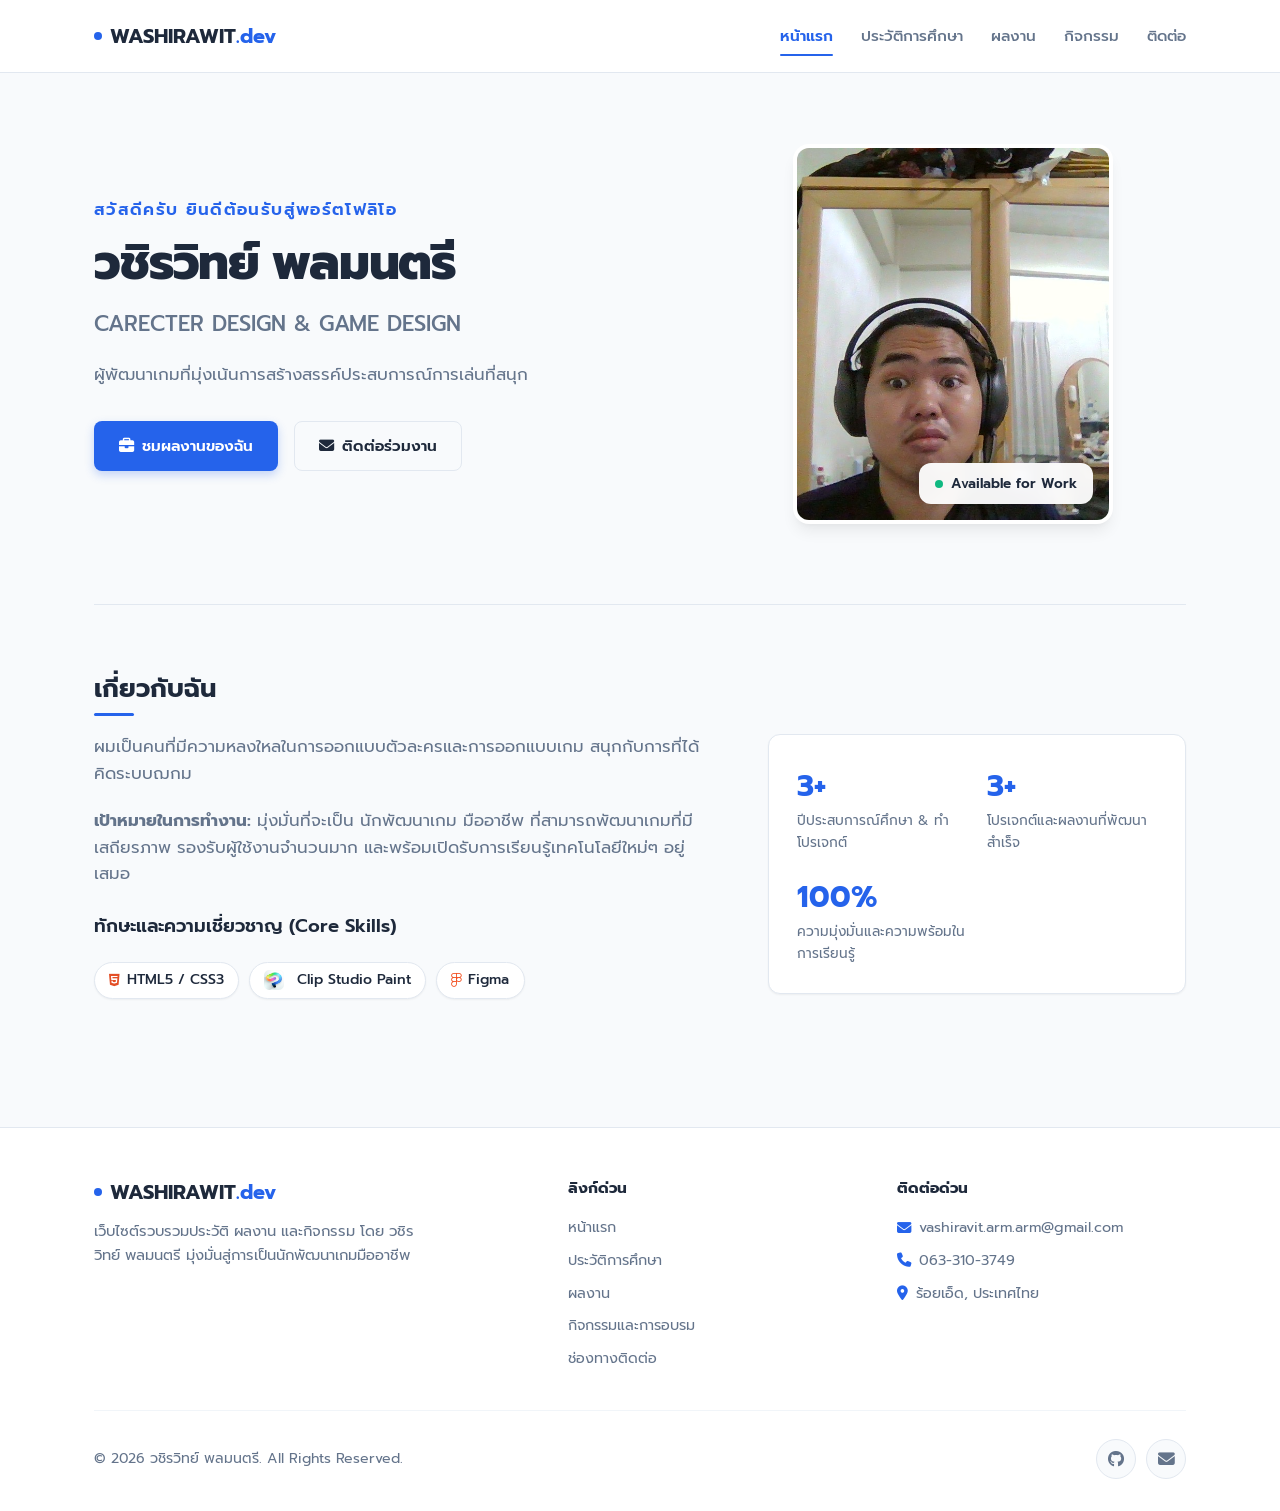
<file: index.html>
<!DOCTYPE html>
<html lang="th">

<head>
  <meta charset="UTF-8">
  <meta name="viewport" content="width=device-width, initial-scale=1.0">
  <title>หน้าแรก | Portfolio - วชิรวิทย์ พลมนตรี</title>
  <!-- Google Fonts: Prompt -->
  <link rel="preconnect" href="https://fonts.googleapis.com">
  <link rel="preconnect" href="https://fonts.gstatic.com" crossorigin>
  <link
    href="https://fonts.googleapis.com/css2?family=Prompt:ital,wght@0,300;0,400;0,500;0,600;0,700;1,400&display=swap"
    rel="stylesheet">
  <!-- Font Awesome Icons -->
  <link rel="stylesheet" href="https://cdnjs.cloudflare.com/ajax/libs/font-awesome/6.5.1/css/all.min.css">
  <!-- Main CSS -->
  <link rel="stylesheet" href="style.css">
</head>

<body>

  <!-- Site Navigation Header -->
  <header class="site-header">
    <div class="container navbar">
      <a href="index.html" class="logo">
        <span class="logo-dot"></span>
        <span>WASHIRAWIT<span style="color: var(--accent);">.dev</span></span>
      </a>

      <!-- Desktop & Mobile Navigation Links -->
      <nav class="nav-menu" id="navMenu">
        <a href="index.html" class="nav-link active">หน้าแรก</a>
        <a href="education.html" class="nav-link">ประวัติการศึกษา</a>
        <a href="portfolio.html" class="nav-link">ผลงาน</a>
        <a href="activity.html" class="nav-link">กิจกรรม</a>
        <a href="contact.html" class="nav-link">ติดต่อ</a>
      </nav>

      <!-- Mobile Hamburger Button -->
      <button class="mobile-toggle" id="mobileToggle" aria-label="เปิดเมนู">
        <i class="fa-solid fa-bars"></i>
      </button>
    </div>
  </header>

  <!-- Main Content -->
  <main class="main-content">
    <div class="container">

      <!-- Hero Section -->
      <section class="hero-section">
        <div class="hero-content">
          <p class="hero-subtitle">สวัสดีครับ ยินดีต้อนรับสู่พอร์ตโฟลิโอ</p>
          <h1 class="hero-title">วชิรวิทย์ พลมนตรี</h1>
          <p class="hero-role">CARECTER DESIGN & GAME DESIGN</p>
          <p class="hero-description">
            ผู้พัฒนาเกมที่มุ่งเน้นการสร้างสรรค์ประสบการณ์การเล่นที่สนุก
          </p>
          <div class="hero-cta">
            <a href="portfolio.html" class="btn btn-primary">
              <i class="fa-solid fa-briefcase"></i> ชมผลงานของฉัน
            </a>
            <a href="contact.html" class="btn btn-outline">
              <i class="fa-solid fa-envelope"></i> ติดต่อร่วมงาน
            </a>
          </div>
        </div>

        <div class="hero-image-wrap">
          <div class="hero-image-card">
            <img src="image/WIN_20260722_21_49_16_Pro.jpg" alt="รูปโปรไฟล์ วชิรวิทย์ พลมนตรี">
            <div class="hero-badge-float">
              <span class="status-dot"></span>
              <span>Available for Work</span>
            </div>
          </div>
        </div>
      </section>

      <!-- Bio / About Me Section -->
      <section class="about-section">
        <h2 class="section-title">เกี่ยวกับฉัน</h2>
        <div class="about-grid">
          <div class="about-text">
            <p>
              ผมเป็นคนที่มีความหลงใหลในการออกแบบตัวละครและการออกแบบเกม สนุกกับการที่ได้คิดระบบฌกม
            </p>
            <p>
              <strong>เป้าหมายในการทำงาน:</strong> มุ่งมั่นที่จะเป็น นักพัฒนาเกม มืออาชีพ
              ที่สามารถพัฒนาเกมที่มีเสถียรภาพ รองรับผู้ใช้งานจำนวนมาก และพร้อมเปิดรับการเรียนรู้เทคโนโลยีใหม่ๆ อยู่เสมอ
            </p>

            <h3 style="font-size: 1.15rem; font-weight: 600; color: var(--primary); margin-top: 1.5rem;">
              ทักษะและความเชี่ยวชาญ (Core Skills)</h3>
            <div class="skill-tags">
              <span class="skill-pill"><i class="fa-brands fa-html5" style="color: #e34f26;"></i> HTML5 / CSS3</span>
              <span class="skill-pill">
                <img src="image/2026_csp_logo_RGB_1200.png" alt="Clip Studio Paint"
                  style="width: 20px; height: 20px; vertical-align: middle; margin-right: 6px; object-fit: contain;">
                Clip Studio Paint
              </span>
              <span class="skill-pill"><i class="fa-brands fa-figma" style="color: #F24E1E;"></i> Figma</span>
            </div>
          </div>

          <!-- Quick Stats / Highlights -->
          <div class="quick-stats">
            <div class="stat-item">
              <h3>3+</h3>
              <p>ปีประสบการณ์ศึกษา & ทำโปรเจกต์</p>
            </div>
            <div class="stat-item">
              <h3>3+</h3>
              <p>โปรเจกต์และผลงานที่พัฒนาสำเร็จ</p>
            </div>
            <div class="stat-item">
              <h3>100%</h3>
              <p>ความมุ่งมั่นและความพร้อมในการเรียนรู้</p>
            </div>
          </div>
        </div>
      </section>

    </div>
  </main>

  <!-- Site Footer (Shared) -->
  <footer class="site-footer">
    <div class="container">
      <div class="footer-top">
        <div class="footer-brand">
          <a href="index.html" class="logo">
            <span class="logo-dot"></span>
            <span>WASHIRAWIT<span style="color: var(--accent);">.dev</span></span>
          </a>
          <p>
            เว็บไซต์รวบรวมประวัติ ผลงาน และกิจกรรม โดย วชิรวิทย์ พลมนตรี มุ่งมั่นสู่การเป็นนักพัฒนาเกมมืออาชีพ
          </p>
        </div>

        <div class="footer-col">
          <h4>ลิงก์ด่วน</h4>
          <div class="footer-links">
            <a href="index.html" class="footer-link">หน้าแรก</a>
            <a href="education.html" class="footer-link">ประวัติการศึกษา</a>
            <a href="portfolio.html" class="footer-link">ผลงาน</a>
            <a href="activity.html" class="footer-link">กิจกรรมและการอบรม</a>
            <a href="contact.html" class="footer-link">ช่องทางติดต่อ</a>
          </div>
        </div>

        <div class="footer-col">
          <h4>ติดต่อด่วน</h4>
          <div class="footer-contact-item">
            <i class="fa-solid fa-envelope"></i>
            <span>vashiravit.arm.arm@gmail.com</span>
          </div>
          <div class="footer-contact-item">
            <i class="fa-solid fa-phone"></i>
            <span>063-310-3749</span>
          </div>
          <div class="footer-contact-item">
            <i class="fa-solid fa-location-dot"></i>
            <span>ร้อยเอ็ด, ประเทศไทย</span>
          </div>
        </div>
      </div>

      <div class="footer-bottom">
        <p>&copy; <span id="currentYear">2026</span> วชิรวิทย์ พลมนตรี. All Rights Reserved.</p>
        <div class="footer-socials">
          <a href="https://github.com/fiona22-th" target="_blank" rel="noopener" class="social-btn" aria-label="GitHub"><i
              class="fa-brands fa-github"></i></a>
          <a href="mailto:vashiravit.arm.arm@gmail.com" class="social-btn" aria-label="Email"><i
              class="fa-solid fa-envelope"></i></a>
        </div>
      </div>
    </div>
  </footer>

  <!-- Main JavaScript -->
  <script src="script.js"></script>
</body>

</html>
</file>
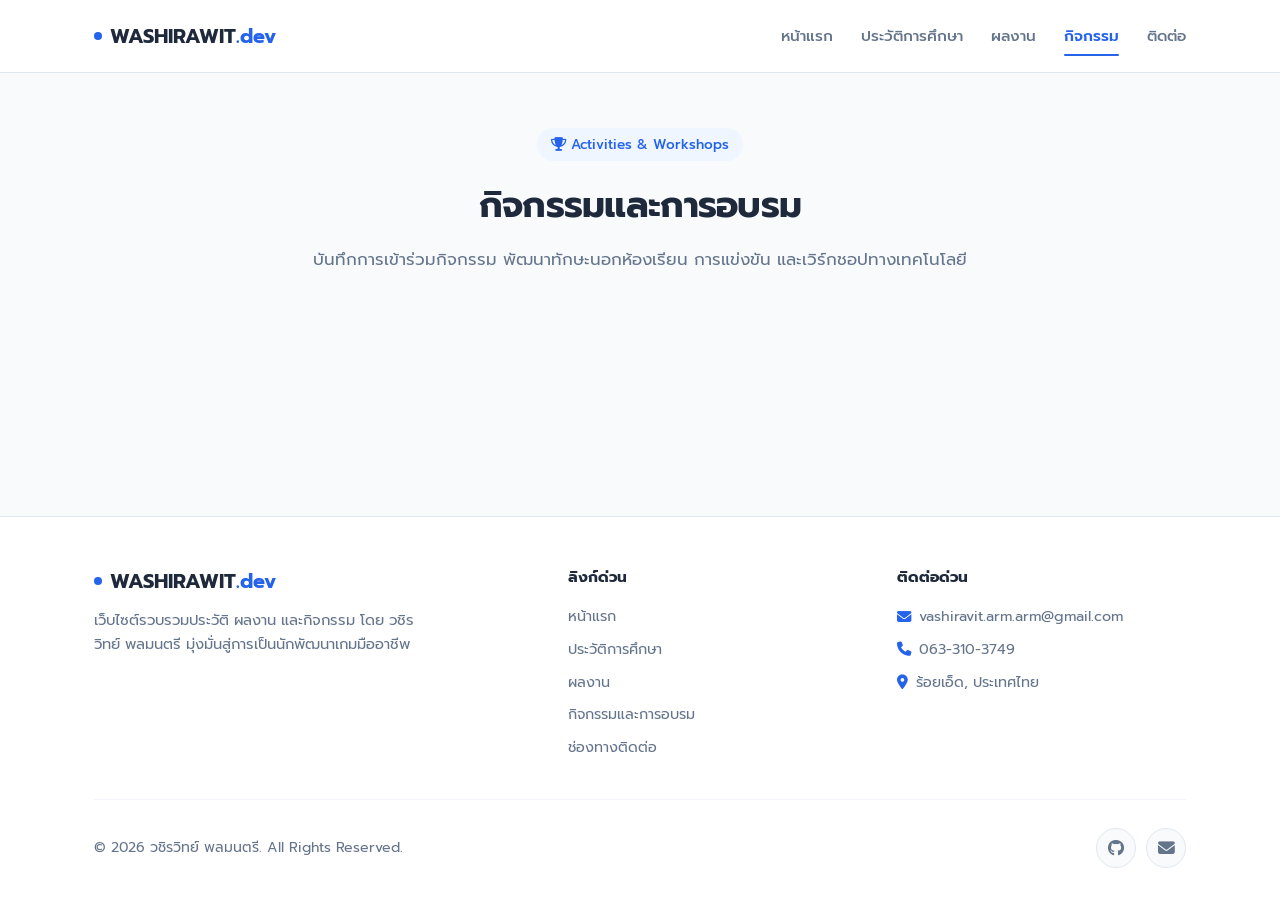
<file: activity.html>
<!DOCTYPE html>
<html lang="th">
<head>
  <meta charset="UTF-8">
  <meta name="viewport" content="width=device-width, initial-scale=1.0">
  <title>กิจกรรมและการอบรม | Portfolio - วชิรวิทย์ พลมนตรี</title>
  <!-- Google Fonts: Prompt -->
  <link rel="preconnect" href="https://fonts.googleapis.com">
  <link rel="preconnect" href="https://fonts.gstatic.com" crossorigin>
  <link href="https://fonts.googleapis.com/css2?family=Prompt:ital,wght@0,300;0,400;0,500;0,600;0,700;1,400&display=swap" rel="stylesheet">
  <!-- Font Awesome Icons -->
  <link rel="stylesheet" href="https://cdnjs.cloudflare.com/ajax/libs/font-awesome/6.5.1/css/all.min.css">
  <!-- Main CSS -->
  <link rel="stylesheet" href="style.css">
</head>
<body>

  <!-- Site Navigation Header -->
  <header class="site-header">
    <div class="container navbar">
      <a href="index.html" class="logo">
        <span class="logo-dot"></span>
        <span>WASHIRAWIT<span style="color: var(--accent);">.dev</span></span>
      </a>

      <!-- Desktop & Mobile Navigation Links -->
      <nav class="nav-menu" id="navMenu">
        <a href="index.html" class="nav-link">หน้าแรก</a>
        <a href="education.html" class="nav-link">ประวัติการศึกษา</a>
        <a href="portfolio.html" class="nav-link">ผลงาน</a>
        <a href="activity.html" class="nav-link active">กิจกรรม</a>
        <a href="contact.html" class="nav-link">ติดต่อ</a>
      </nav>

      <!-- Mobile Hamburger Button -->
      <button class="mobile-toggle" id="mobileToggle" aria-label="เปิดเมนู">
        <i class="fa-solid fa-bars"></i>
      </button>
    </div>
  </header>

  <!-- Main Content -->
  <main class="main-content">
    <div class="container">

      <!-- Page Header -->
      <div class="page-header">
        <span class="page-badge"><i class="fa-solid fa-trophy"></i> Activities & Workshops</span>
        <h1>กิจกรรมและการอบรม</h1>
        <p>บันทึกการเข้าร่วมกิจกรรม พัฒนาทักษะนอกห้องเรียน การแข่งขัน และเวิร์กชอปทางเทคโนโลยี</p>
      </div>

      <!-- Activity Grid -->
      <div class="activity-grid">

      </div>

    </div>
  </main>

  <!-- Site Footer (Shared) -->
  <footer class="site-footer">
    <div class="container">
      <div class="footer-top">
        <div class="footer-brand">
          <a href="index.html" class="logo">
            <span class="logo-dot"></span>
            <span>WASHIRAWIT<span style="color: var(--accent);">.dev</span></span>
          </a>
          <p>
            เว็บไซต์รวบรวมประวัติ ผลงาน และกิจกรรม โดย วชิรวิทย์ พลมนตรี มุ่งมั่นสู่การเป็นนักพัฒนาเกมมืออาชีพ
          </p>
        </div>

        <div class="footer-col">
          <h4>ลิงก์ด่วน</h4>
          <div class="footer-links">
            <a href="index.html" class="footer-link">หน้าแรก</a>
            <a href="education.html" class="footer-link">ประวัติการศึกษา</a>
            <a href="portfolio.html" class="footer-link">ผลงาน</a>
            <a href="activity.html" class="footer-link">กิจกรรมและการอบรม</a>
            <a href="contact.html" class="footer-link">ช่องทางติดต่อ</a>
          </div>
        </div>

        <div class="footer-col">
          <h4>ติดต่อด่วน</h4>
          <div class="footer-contact-item">
            <i class="fa-solid fa-envelope"></i>
            <span>vashiravit.arm.arm@gmail.com</span>
          </div>
          <div class="footer-contact-item">
            <i class="fa-solid fa-phone"></i>
            <span>063-310-3749</span>
          </div>
          <div class="footer-contact-item">
            <i class="fa-solid fa-location-dot"></i>
            <span>ร้อยเอ็ด, ประเทศไทย</span>
          </div>
        </div>
      </div>

      <div class="footer-bottom">
        <p>&copy; <span id="currentYear">2026</span> วชิรวิทย์ พลมนตรี. All Rights Reserved.</p>
        <div class="footer-socials">
          <a href="https://github.com/fiona22-th" target="_blank" rel="noopener" class="social-btn" aria-label="GitHub"><i class="fa-brands fa-github"></i></a>
          <a href="mailto:vashiravit.arm.arm@gmail.com" class="social-btn" aria-label="Email"><i class="fa-solid fa-envelope"></i></a>
        </div>
      </div>
    </div>
  </footer>

  <!-- Main JavaScript -->
  <script src="script.js"></script>
</body>
</html>
</file>
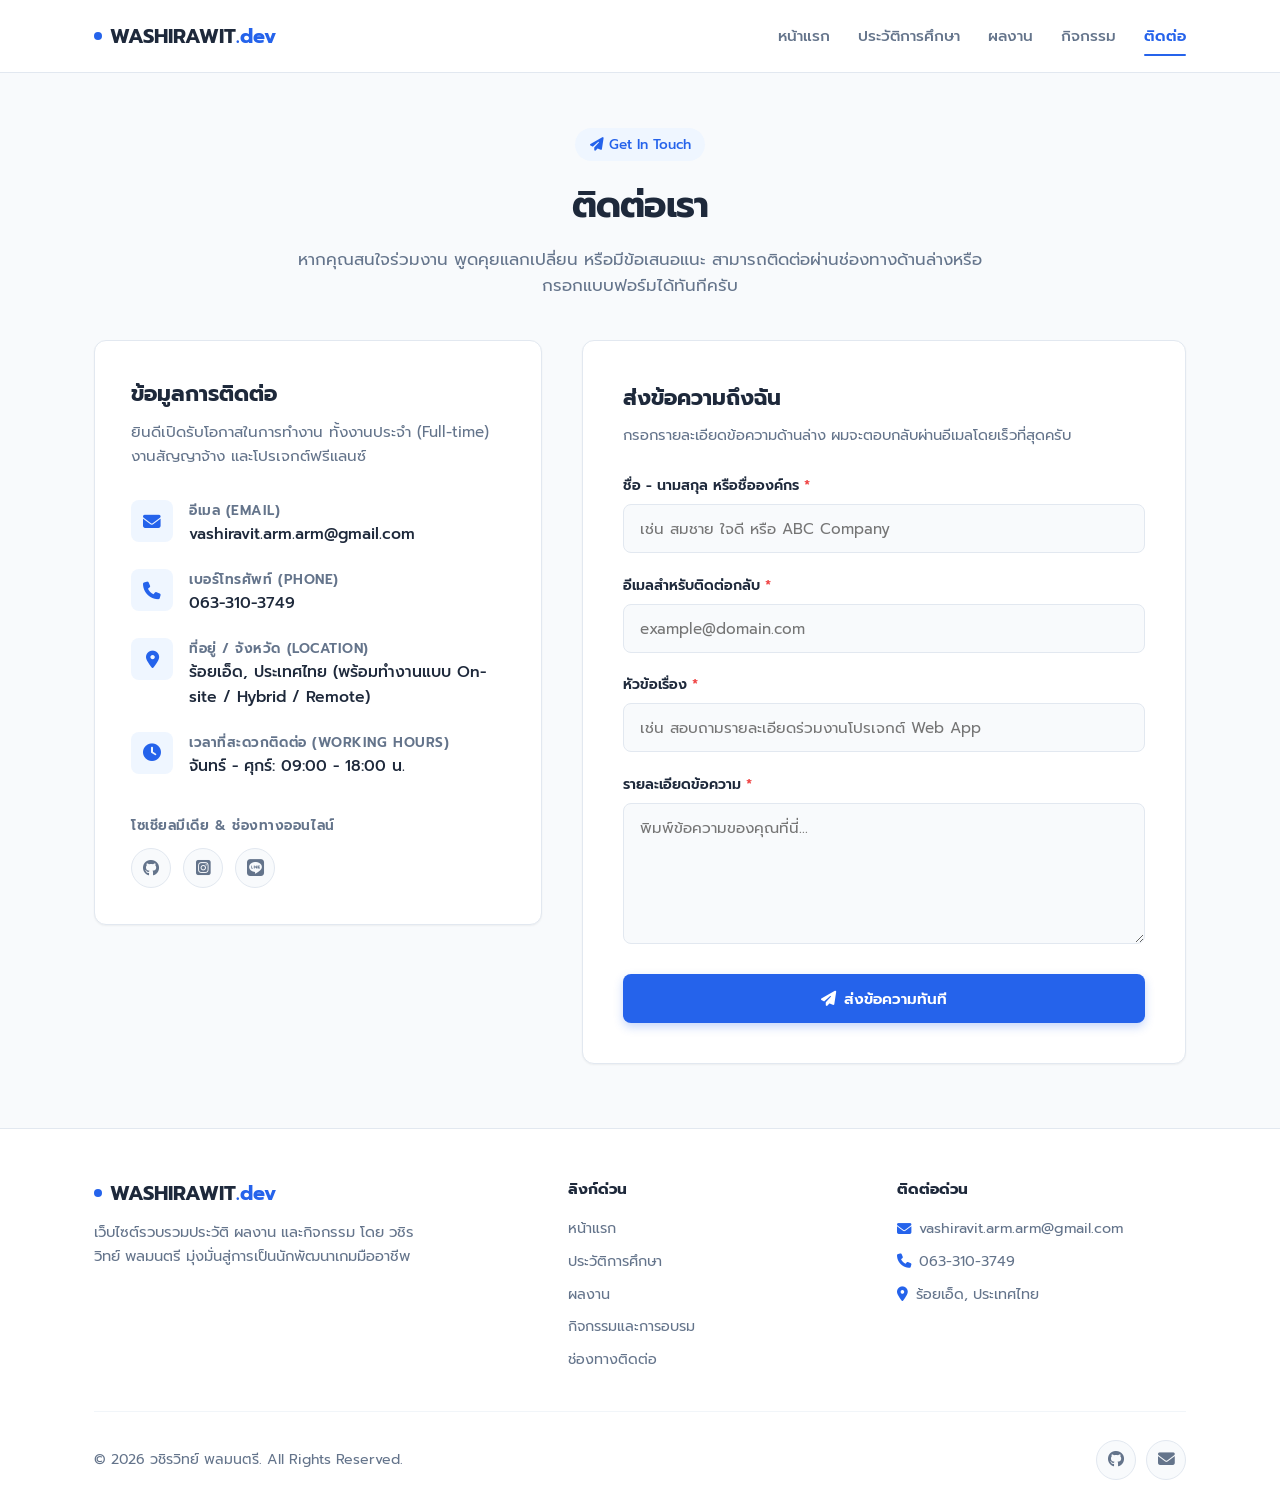
<file: contact.html>
<!DOCTYPE html>
<html lang="th">
<head>
  <meta charset="UTF-8">
  <meta name="viewport" content="width=device-width, initial-scale=1.0">
  <title>ติดต่อ | Portfolio - วชิรวิทย์ พลมนตรี</title>
  <!-- Google Fonts: Prompt -->
  <link rel="preconnect" href="https://fonts.googleapis.com">
  <link rel="preconnect" href="https://fonts.gstatic.com" crossorigin>
  <link href="https://fonts.googleapis.com/css2?family=Prompt:ital,wght@0,300;0,400;0,500;0,600;0,700;1,400&display=swap" rel="stylesheet">
  <!-- Font Awesome Icons -->
  <link rel="stylesheet" href="https://cdnjs.cloudflare.com/ajax/libs/font-awesome/6.5.1/css/all.min.css">
  <!-- Main CSS -->
  <link rel="stylesheet" href="style.css">
</head>
<body>

  <!-- Site Navigation Header -->
  <header class="site-header">
    <div class="container navbar">
      <a href="index.html" class="logo">
        <span class="logo-dot"></span>
        <span>WASHIRAWIT<span style="color: var(--accent);">.dev</span></span>
      </a>

      <!-- Desktop & Mobile Navigation Links -->
      <nav class="nav-menu" id="navMenu">
        <a href="index.html" class="nav-link">หน้าแรก</a>
        <a href="education.html" class="nav-link">ประวัติการศึกษา</a>
        <a href="portfolio.html" class="nav-link">ผลงาน</a>
        <a href="activity.html" class="nav-link">กิจกรรม</a>
        <a href="contact.html" class="nav-link active">ติดต่อ</a>
      </nav>

      <!-- Mobile Hamburger Button -->
      <button class="mobile-toggle" id="mobileToggle" aria-label="เปิดเมนู">
        <i class="fa-solid fa-bars"></i>
      </button>
    </div>
  </header>

  <!-- Main Content -->
  <main class="main-content">
    <div class="container">

      <!-- Page Header -->
      <div class="page-header">
        <span class="page-badge"><i class="fa-solid fa-paper-plane"></i> Get In Touch</span>
        <h1>ติดต่อเรา</h1>
        <p>หากคุณสนใจร่วมงาน พูดคุยแลกเปลี่ยน หรือมีข้อเสนอแนะ สามารถติดต่อผ่านช่องทางด้านล่างหรือกรอกแบบฟอร์มได้ทันทีครับ</p>
      </div>

      <!-- Contact Layout (2 Columns) -->
      <div class="contact-layout">

        <!-- Column 1: Direct Information & Socials -->
        <div class="contact-info-card">
          <h2 class="contact-info-title">ข้อมูลการติดต่อ</h2>
          <p class="contact-info-desc">
            ยินดีเปิดรับโอกาสในการทำงาน ทั้งงานประจำ (Full-time) งานสัญญาจ้าง และโปรเจกต์ฟรีแลนซ์
          </p>

          <div class="contact-list">
            <div class="contact-item">
              <div class="contact-item-icon">
                <i class="fa-solid fa-envelope"></i>
              </div>
              <div class="contact-item-detail">
                <h4>อีเมล (Email)</h4>
                <a href="mailto:vashiravit.arm.arm@gmail.com">vashiravit.arm.arm@gmail.com</a>
              </div>
            </div>

            <div class="contact-item">
              <div class="contact-item-icon">
                <i class="fa-solid fa-phone"></i>
              </div>
              <div class="contact-item-detail">
                <h4>เบอร์โทรศัพท์ (Phone)</h4>
                <a href="tel:0633103749">063-310-3749</a>
              </div>
            </div>

            <div class="contact-item">
              <div class="contact-item-icon">
                <i class="fa-solid fa-location-dot"></i>
              </div>
              <div class="contact-item-detail">
                <h4>ที่อยู่ / จังหวัด (Location)</h4>
                <p>ร้อยเอ็ด, ประเทศไทย (พร้อมทำงานแบบ On-site / Hybrid / Remote)</p>
              </div>
            </div>

            <div class="contact-item">
              <div class="contact-item-icon">
                <i class="fa-solid fa-clock"></i>
              </div>
              <div class="contact-item-detail">
                <h4>เวลาที่สะดวกติดต่อ (Working Hours)</h4>
                <p>จันทร์ - ศุกร์: 09:00 - 18:00 น.</p>
              </div>
            </div>
          </div>

          <div class="social-links-wrap">
            <h4>โซเชียลมีเดีย & ช่องทางออนไลน์</h4>
            <div class="social-buttons">
              <a href="https://github.com/fiona22-th" target="_blank" rel="noopener" class="social-btn" title="GitHub"><i class="fa-brands fa-github"></i></a>
              <a href="https://www.instagram.com/dein_phan_pai/" target="_blank" rel="noopener" class="social-btn" title="instagram"><i class="fa-brands fa-square-instagram"></i>
              <a href="https://line.me/ti/p/jQu0Kl0HsW" target="_blank" rel="noopener" class="social-btn" title="LINE"><i class="fa-brands fa-line"></i></a>
            </div>
          </div>
        </div>

        <!-- Column 2: Contact Form -->
        <div class="contact-form-card">
          <h2>ส่งข้อความถึงฉัน</h2>
          <p class="form-sub">กรอกรายละเอียดข้อความด้านล่าง ผมจะตอบกลับผ่านอีเมลโดยเร็วที่สุดครับ</p>

          <form id="contactForm" novalidate>
            <div class="form-group">
              <label for="name" class="form-label">ชื่อ - นามสกุล หรือชื่อองค์กร <span style="color: #ef4444;">*</span></label>
              <input type="text" id="name" class="form-control" placeholder="เช่น สมชาย ใจดี หรือ ABC Company" required>
            </div>

            <div class="form-group">
              <label for="email" class="form-label">อีเมลสำหรับติดต่อกลับ <span style="color: #ef4444;">*</span></label>
              <input type="email" id="email" class="form-control" placeholder="example@domain.com" required>
            </div>

            <div class="form-group">
              <label for="subject" class="form-label">หัวข้อเรื่อง <span style="color: #ef4444;">*</span></label>
              <input type="text" id="subject" class="form-control" placeholder="เช่น สอบถามรายละเอียดร่วมงานโปรเจกต์ Web App" required>
            </div>

            <div class="form-group">
              <label for="message" class="form-label">รายละเอียดข้อความ <span style="color: #ef4444;">*</span></label>
              <textarea id="message" class="form-control" rows="5" placeholder="พิมพ์ข้อความของคุณที่นี่..." required></textarea>
            </div>

            <button type="submit" class="btn btn-primary btn-block">
              <i class="fa-solid fa-paper-plane"></i> ส่งข้อความทันที
            </button>

            <!-- Feedback Notification Alert -->
            <div id="formFeedback" class="form-feedback"></div>
          </form>
        </div>

      </div>

    </div>
  </main>

  <!-- Site Footer (Shared) -->
  <footer class="site-footer">
    <div class="container">
      <div class="footer-top">
        <div class="footer-brand">
          <a href="index.html" class="logo">
            <span class="logo-dot"></span>
            <span>WASHIRAWIT<span style="color: var(--accent);">.dev</span></span>
          </a>
          <p>
            เว็บไซต์รวบรวมประวัติ ผลงาน และกิจกรรม โดย วชิรวิทย์ พลมนตรี มุ่งมั่นสู่การเป็นนักพัฒนาเกมมืออาชีพ
          </p>
        </div>

        <div class="footer-col">
          <h4>ลิงก์ด่วน</h4>
          <div class="footer-links">
            <a href="index.html" class="footer-link">หน้าแรก</a>
            <a href="education.html" class="footer-link">ประวัติการศึกษา</a>
            <a href="portfolio.html" class="footer-link">ผลงาน</a>
            <a href="activity.html" class="footer-link">กิจกรรมและการอบรม</a>
            <a href="contact.html" class="footer-link">ช่องทางติดต่อ</a>
          </div>
        </div>

        <div class="footer-col">
          <h4>ติดต่อด่วน</h4>
          <div class="footer-contact-item">
            <i class="fa-solid fa-envelope"></i>
            <span>vashiravit.arm.arm@gmail.com</span>
          </div>
          <div class="footer-contact-item">
            <i class="fa-solid fa-phone"></i>
            <span>063-310-3749</span>
          </div>
          <div class="footer-contact-item">
            <i class="fa-solid fa-location-dot"></i>
            <span>ร้อยเอ็ด, ประเทศไทย</span>
          </div>
        </div>
      </div>

      <div class="footer-bottom">
        <p>&copy; <span id="currentYear">2026</span> วชิรวิทย์ พลมนตรี. All Rights Reserved.</p>
        <div class="footer-socials">
          <a href="https://github.com/fiona22-th" target="_blank" rel="noopener" class="social-btn" aria-label="GitHub"><i class="fa-brands fa-github"></i></a>
          <a href="mailto:vashiravit.arm.arm@gmail.com" class="social-btn" aria-label="Email"><i class="fa-solid fa-envelope"></i></a>
        </div>
      </div>
    </div>
  </footer>

  <!-- Main JavaScript -->
  <script src="script.js"></script>
</body>
</html>
</file>
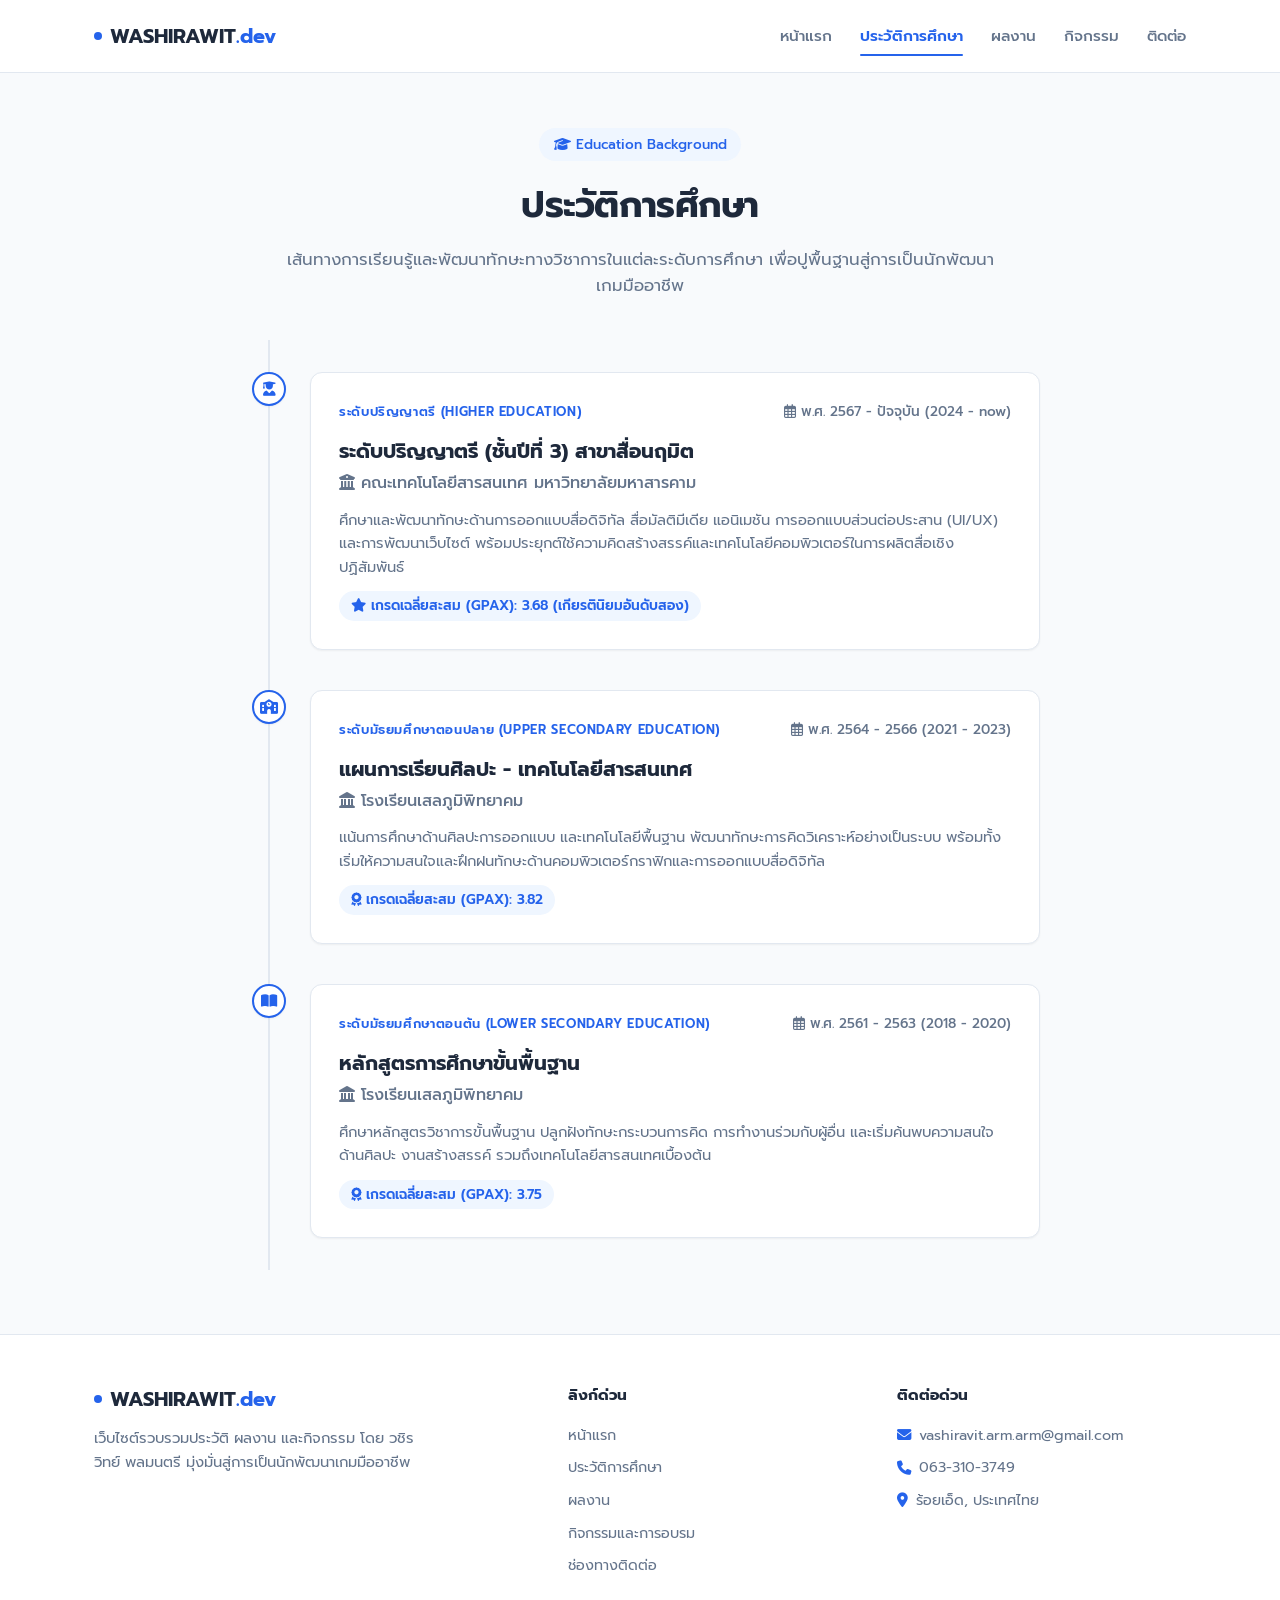
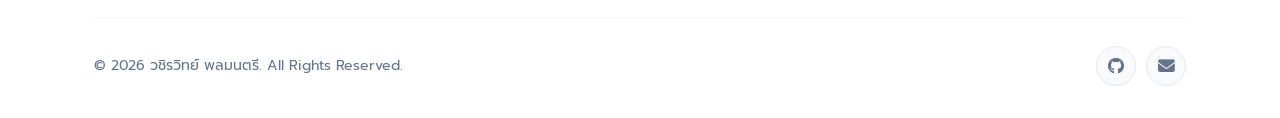
<file: education.html>
<!DOCTYPE html>
<html lang="th">

<head>
  <meta charset="UTF-8">
  <meta name="viewport" content="width=device-width, initial-scale=1.0">
  <title>ประวัติการศึกษา | Portfolio - วชิรวิทย์ พลมนตรี</title>
  <!-- Google Fonts: Prompt -->
  <link rel="preconnect" href="https://fonts.googleapis.com">
  <link rel="preconnect" href="https://fonts.gstatic.com" crossorigin>
  <link
    href="https://fonts.googleapis.com/css2?family=Prompt:ital,wght@0,300;0,400;0,500;0,600;0,700;1,400&display=swap"
    rel="stylesheet">
  <!-- Font Awesome Icons -->
  <link rel="stylesheet" href="https://cdnjs.cloudflare.com/ajax/libs/font-awesome/6.5.1/css/all.min.css">
  <!-- Main CSS -->
  <link rel="stylesheet" href="style.css">
</head>

<body>

  <!-- Site Navigation Header -->
  <header class="site-header">
    <div class="container navbar">
      <a href="index.html" class="logo">
        <span class="logo-dot"></span>
        <span>WASHIRAWIT<span style="color: var(--accent);">.dev</span></span>
      </a>

      <!-- Desktop & Mobile Navigation Links -->
      <nav class="nav-menu" id="navMenu">
        <a href="index.html" class="nav-link">หน้าแรก</a>
        <a href="education.html" class="nav-link active">ประวัติการศึกษา</a>
        <a href="portfolio.html" class="nav-link">ผลงาน</a>
        <a href="activity.html" class="nav-link">กิจกรรม</a>
        <a href="contact.html" class="nav-link">ติดต่อ</a>
      </nav>

      <!-- Mobile Hamburger Button -->
      <button class="mobile-toggle" id="mobileToggle" aria-label="เปิดเมนู">
        <i class="fa-solid fa-bars"></i>
      </button>
    </div>
  </header>

  <!-- Main Content -->
  <main class="main-content">
    <div class="container">

      <!-- Page Header -->
      <div class="page-header">
        <span class="page-badge"><i class="fa-solid fa-graduation-cap"></i> Education Background</span>
        <h1>ประวัติการศึกษา</h1>
        <p>เส้นทางการเรียนรู้และพัฒนาทักษะทางวิชาการในแต่ละระดับการศึกษา เพื่อปูพื้นฐานสู่การเป็นนักพัฒนาเกมมืออาชีพ</p>
      </div>

      <!-- Education Timeline -->
      <div class="timeline-container">

        <!-- Timeline 1: ปริญญาตรี -->
        <div class="timeline-item">
          <div class="timeline-icon">
            <i class="fa-solid fa-user-graduate"></i>
          </div>
          <div class="timeline-card">
            <div class="timeline-meta">
              <span class="timeline-level">ระดับปริญญาตรี (Higher Education)</span>
              <span class="timeline-year"><i class="fa-regular fa-calendar-days"></i> พ.ศ. 2567 - ปัจจุบัน (2024 -
                now)</span>
            </div>
            <h2 class="timeline-title">ระดับปริญญาตรี (ชั้นปีที่ 3) สาขาสื่อนฤมิต</h2>
            <p class="timeline-institution">
              <i class="fa-solid fa-building-columns"></i> คณะเทคโนโลยีสารสนเทศ มหาวิทยาลัยมหาสารคาม
            </p>
            <p class="timeline-details">
              ศึกษาและพัฒนาทักษะด้านการออกแบบสื่อดิจิทัล สื่อมัลติมีเดีย แอนิเมชัน การออกแบบส่วนต่อประสาน (UI/UX)
              และการพัฒนาเว็บไซต์ พร้อมประยุกต์ใช้ความคิดสร้างสรรค์และเทคโนโลยีคอมพิวเตอร์ในการผลิตสื่อเชิงปฏิสัมพันธ์
            </p>
            <div>
              <span class="timeline-gpa"><i class="fa-solid fa-star"></i> เกรดเฉลี่ยสะสม (GPAX): 3.68
                (เกียรตินิยมอันดับสอง)</span>
            </div>
          </div>
        </div>

        <!-- Timeline 2: มัธยมศึกษาตอนปลาย -->
        <div class="timeline-item">
          <div class="timeline-icon">
            <i class="fa-solid fa-school"></i>
          </div>
          <div class="timeline-card">
            <div class="timeline-meta">
              <span class="timeline-level">ระดับมัธยมศึกษาตอนปลาย (Upper Secondary Education)</span>
              <span class="timeline-year"><i class="fa-regular fa-calendar-days"></i> พ.ศ. 2564 - 2566 (2021 -
                2023)</span>
            </div>
            <h2 class="timeline-title">แผนการเรียนศิลปะ - เทคโนโลยีสารสนเทศ</h2>
            <p class="timeline-institution">
              <i class="fa-solid fa-landmark"></i> โรงเรียนเสลภูมิพิทยาคม
            </p>
            <p class="timeline-details">
              เเน้นการศึกษาด้านศิลปะการออกแบบ และเทคโนโลยีพื้นฐาน พัฒนาทักษะการคิดวิเคราะห์อย่างเป็นระบบ
              พร้อมทั้งเริ่มให้ความสนใจและฝึกฝนทักษะด้านคอมพิวเตอร์กราฟิกและการออกแบบสื่อดิจิทัล
            </p>
            <div>
              <span class="timeline-gpa"><i class="fa-solid fa-award"></i> เกรดเฉลี่ยสะสม (GPAX): 3.82</span>
            </div>
          </div>
        </div>

        <!-- Timeline 3: มัธยมศึกษาตอนต้น -->
        <div class="timeline-item">
          <div class="timeline-icon">
            <i class="fa-solid fa-book-open"></i>
          </div>
          <div class="timeline-card">
            <div class="timeline-meta">
              <span class="timeline-level">ระดับมัธยมศึกษาตอนต้น (Lower Secondary Education)</span>
              <span class="timeline-year"><i class="fa-regular fa-calendar-days"></i> พ.ศ. 2561 - 2563 (2018 -
                2020)</span>
            </div>
            <h2 class="timeline-title">หลักสูตรการศึกษาขั้นพื้นฐาน</h2>
            <p class="timeline-institution">
              <i class="fa-solid fa-landmark"></i> โรงเรียนเสลภูมิพิทยาคม
            </p>
            <p class="timeline-details">
              ศึกษาหลักสูตรวิชาการขั้นพื้นฐาน ปลูกฝังทักษะกระบวนการคิด การทำงานร่วมกับผู้อื่น
              และเริ่มค้นพบความสนใจด้านศิลปะ งานสร้างสรรค์ รวมถึงเทคโนโลยีสารสนเทศเบื้องต้น
            </p>
            </p>
            <div>
              <span class="timeline-gpa"><i class="fa-solid fa-award"></i> เกรดเฉลี่ยสะสม (GPAX): 3.75</span>
            </div>
          </div>
        </div>

      </div>

    </div>
  </main>

  <!-- Site Footer (Shared) -->
  <footer class="site-footer">
    <div class="container">
      <div class="footer-top">
        <div class="footer-brand">
          <a href="index.html" class="logo">
            <span class="logo-dot"></span>
            <span>WASHIRAWIT<span style="color: var(--accent);">.dev</span></span>
          </a>
          <p>
            เว็บไซต์รวบรวมประวัติ ผลงาน และกิจกรรม โดย วชิรวิทย์ พลมนตรี มุ่งมั่นสู่การเป็นนักพัฒนาเกมมืออาชีพ
          </p>
        </div>

        <div class="footer-col">
          <h4>ลิงก์ด่วน</h4>
          <div class="footer-links">
            <a href="index.html" class="footer-link">หน้าแรก</a>
            <a href="education.html" class="footer-link">ประวัติการศึกษา</a>
            <a href="portfolio.html" class="footer-link">ผลงาน</a>
            <a href="activity.html" class="footer-link">กิจกรรมและการอบรม</a>
            <a href="contact.html" class="footer-link">ช่องทางติดต่อ</a>
          </div>
        </div>

        <div class="footer-col">
          <h4>ติดต่อด่วน</h4>
          <div class="footer-contact-item">
            <i class="fa-solid fa-envelope"></i>
            <span>vashiravit.arm.arm@gmail.com</span>
          </div>
          <div class="footer-contact-item">
            <i class="fa-solid fa-phone"></i>
            <span>063-310-3749</span>
          </div>
          <div class="footer-contact-item">
            <i class="fa-solid fa-location-dot"></i>
            <span>ร้อยเอ็ด, ประเทศไทย</span>
          </div>
        </div>
      </div>

      <div class="footer-bottom">
        <p>&copy; <span id="currentYear">2026</span> วชิรวิทย์ พลมนตรี. All Rights Reserved.</p>
        <div class="footer-socials">
          <a href="https://github.com/fiona22-th" target="_blank" rel="noopener" class="social-btn" aria-label="GitHub"><i
              class="fa-brands fa-github"></i></a>
          <a href="mailto:vashiravit.arm.arm@gmail.com" class="social-btn" aria-label="Email"><i
              class="fa-solid fa-envelope"></i></a>
        </div>
      </div>
    </div>
  </footer>

  <!-- Main JavaScript -->
  <script src="script.js"></script>
</body>

</html>
</file>
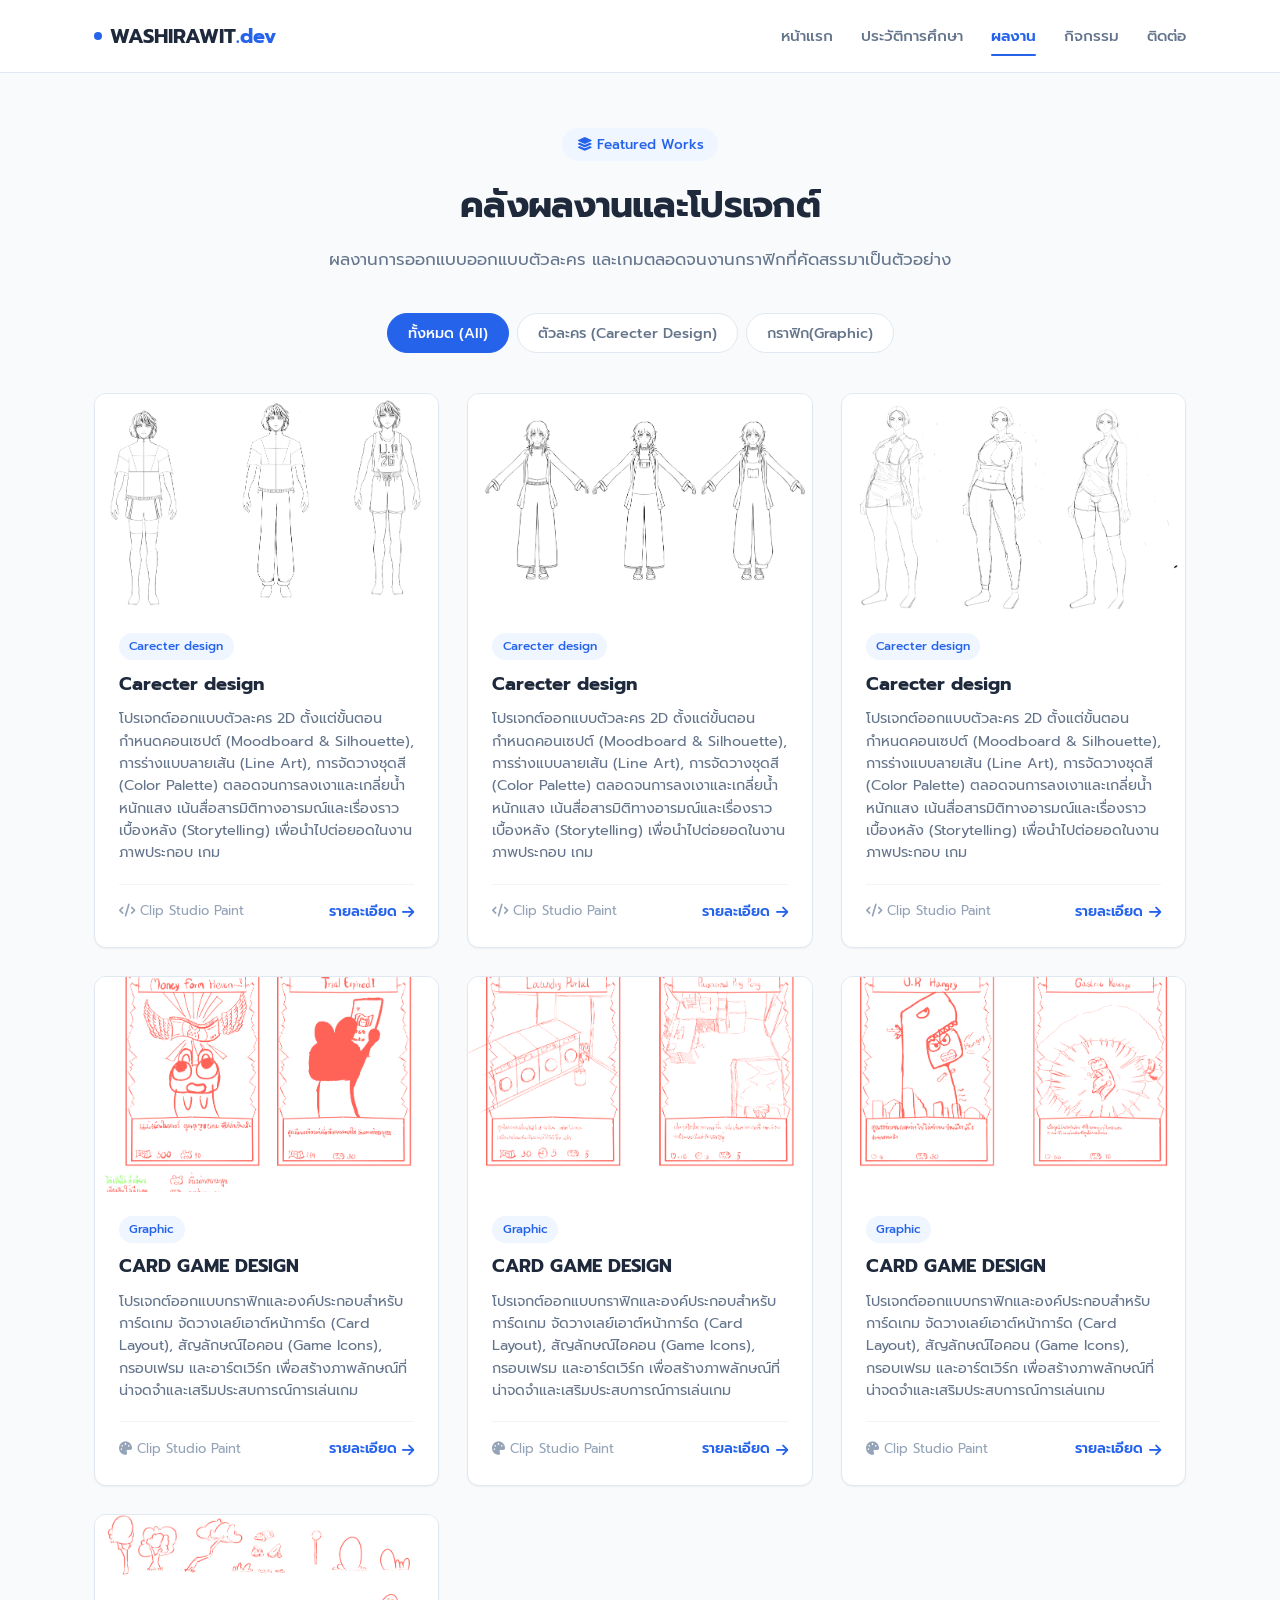
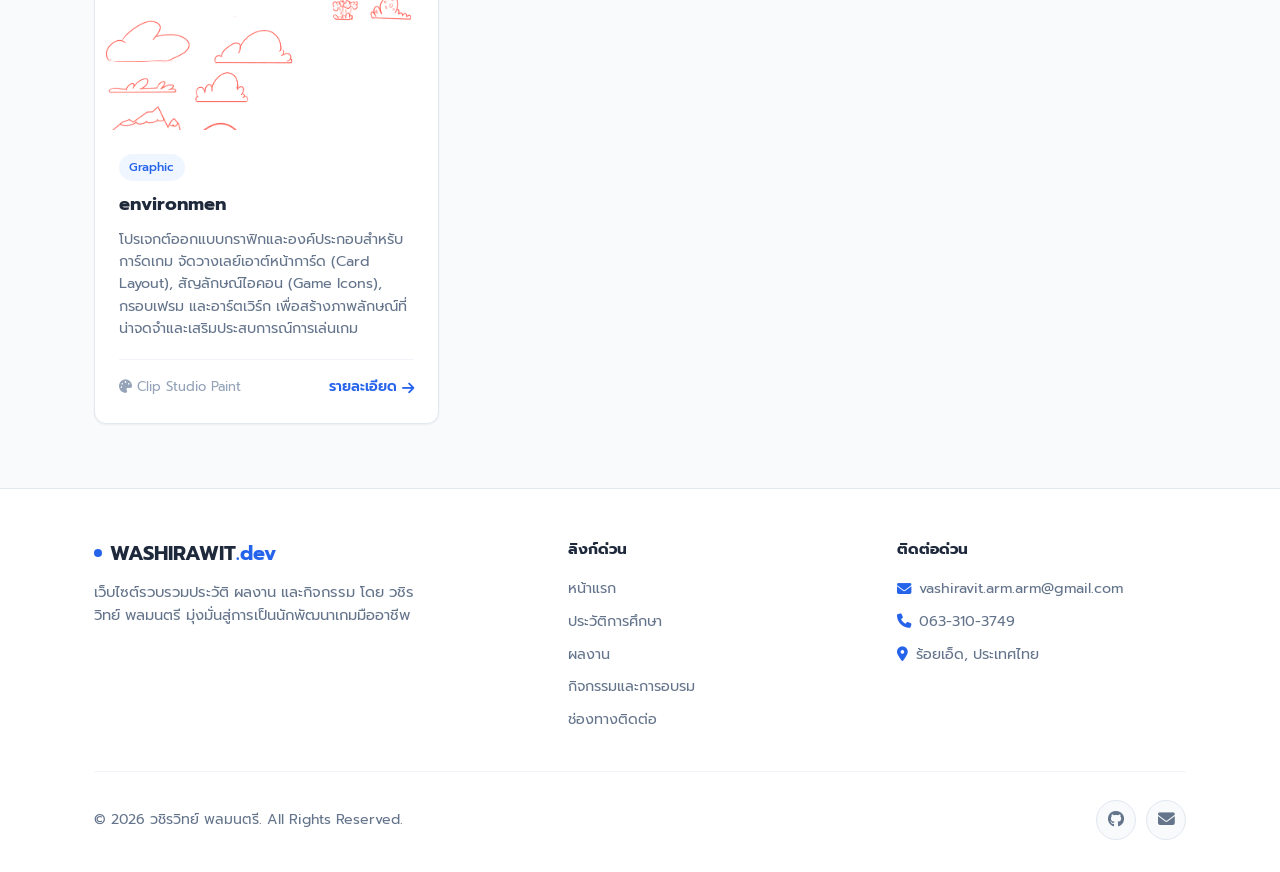
<file: portfolio.html>
<!DOCTYPE html>
<html lang="th">
<head>
  <meta charset="UTF-8">
  <meta name="viewport" content="width=device-width, initial-scale=1.0">
  <title>ผลงาน | Portfolio - วชิรวิทย์ พลมนตรี</title>
  <!-- Google Fonts: Prompt -->
  <link rel="preconnect" href="https://fonts.googleapis.com">
  <link rel="preconnect" href="https://fonts.gstatic.com" crossorigin>
  <link href="https://fonts.googleapis.com/css2?family=Prompt:ital,wght@0,300;0,400;0,500;0,600;0,700;1,400&display=swap" rel="stylesheet">
  <!-- Font Awesome Icons -->
  <link rel="stylesheet" href="https://cdnjs.cloudflare.com/ajax/libs/font-awesome/6.5.1/css/all.min.css">
  <!-- Main CSS -->
  <link rel="stylesheet" href="style.css">
</head>
<body>

  <!-- Site Navigation Header -->
  <header class="site-header">
    <div class="container navbar">
      <a href="index.html" class="logo">
        <span class="logo-dot"></span>
        <span>WASHIRAWIT<span style="color: var(--accent);">.dev</span></span>
      </a>

      <!-- Desktop & Mobile Navigation Links -->
      <nav class="nav-menu" id="navMenu">
        <a href="index.html" class="nav-link">หน้าแรก</a>
        <a href="education.html" class="nav-link">ประวัติการศึกษา</a>
        <a href="portfolio.html" class="nav-link active">ผลงาน</a>
        <a href="activity.html" class="nav-link">กิจกรรม</a>
        <a href="contact.html" class="nav-link">ติดต่อ</a>
      </nav>

      <!-- Mobile Hamburger Button -->
      <button class="mobile-toggle" id="mobileToggle" aria-label="เปิดเมนู">
        <i class="fa-solid fa-bars"></i>
      </button>
    </div>
  </header>

  <!-- Main Content -->
  <main class="main-content">
    <div class="container">

      <!-- Page Header -->
      <div class="page-header">
        <span class="page-badge"><i class="fa-solid fa-layer-group"></i> Featured Works</span>
        <h1>คลังผลงานและโปรเจกต์</h1>
        <p>ผลงานการออกแบบออกแบบตัวละคร และเกมตลอดจนงานกราฟิกที่คัดสรรมาเป็นตัวอย่าง</p>
      </div>

      <!-- Portfolio Filter Tabs -->
      <div class="portfolio-filter">
        <button class="filter-btn active" data-filter="all">ทั้งหมด (All)</button>
        <button class="filter-btn" data-filter="web">ตัวละคร (Carecter Design)</button>
        <button class="filter-btn" data-filter="graphic">กราฟิก(Graphic)</button>
      </div>

      <!-- Portfolio Grid -->
      <div class="portfolio-grid">

        <!-- Card 1 (Web) -->
        <article class="portfolio-card" data-category="web">
          <div class="portfolio-thumb">
            <img src="image/stu sport 1.png" alt="CARECTER DESIGN">
          </div>
          <div class="portfolio-content">
            <div class="portfolio-badge-wrap">
              <span class="badge">Carecter design</span>
            </div>
            <h2 class="portfolio-title">Carecter design</h2>
            <p class="portfolio-desc">
              โปรเจกต์ออกแบบตัวละคร 2D ตั้งแต่ขั้นตอนกำหนดคอนเซปต์ (Moodboard & Silhouette), การร่างแบบลายเส้น (Line Art), การจัดวางชุดสี (Color Palette) ตลอดจนการลงเงาและเกลี่ยน้ำหนักแสง เน้นสื่อสารมิติทางอารมณ์และเรื่องราวเบื้องหลัง (Storytelling) เพื่อนำไปต่อยอดในงานภาพประกอบ เกม
            </p>
            <div class="portfolio-footer">
              <span style="font-size: 0.82rem; color: var(--text-light);"><i class="fa-solid fa-code"></i> Clip Studio Paint</span>
              <a href="#" class="portfolio-link">รายละเอียด <i class="fa-solid fa-arrow-right"></i></a>
            </div>
          </div>
        </article>

                <!-- Card 2 (Web) -->
        <article class="portfolio-card" data-category="web">
          <div class="portfolio-thumb">
            <img src="image/stu art.png" alt="CARECTER DESIGN">
          </div>
          <div class="portfolio-content">
            <div class="portfolio-badge-wrap">
              <span class="badge">Carecter design</span>
            </div>
            <h2 class="portfolio-title">Carecter design</h2>
            <p class="portfolio-desc">
              โปรเจกต์ออกแบบตัวละคร 2D ตั้งแต่ขั้นตอนกำหนดคอนเซปต์ (Moodboard & Silhouette), การร่างแบบลายเส้น (Line Art), การจัดวางชุดสี (Color Palette) ตลอดจนการลงเงาและเกลี่ยน้ำหนักแสง เน้นสื่อสารมิติทางอารมณ์และเรื่องราวเบื้องหลัง (Storytelling) เพื่อนำไปต่อยอดในงานภาพประกอบ เกม
            </p>
            <div class="portfolio-footer">
              <span style="font-size: 0.82rem; color: var(--text-light);"><i class="fa-solid fa-code"></i> Clip Studio Paint</span>
              <a href="#" class="portfolio-link">รายละเอียด <i class="fa-solid fa-arrow-right"></i></a>
            </div>
          </div>
        </article>

                <article class="portfolio-card" data-category="web">
          <div class="portfolio-thumb">
            <img src="image/sport 2.1.png" alt="CARECTER DESIGN">
          </div>
          <div class="portfolio-content">
            <div class="portfolio-badge-wrap">
              <span class="badge">Carecter design</span>
            </div>
            <h2 class="portfolio-title">Carecter design</h2>
            <p class="portfolio-desc">
              โปรเจกต์ออกแบบตัวละคร 2D ตั้งแต่ขั้นตอนกำหนดคอนเซปต์ (Moodboard & Silhouette), การร่างแบบลายเส้น (Line Art), การจัดวางชุดสี (Color Palette) ตลอดจนการลงเงาและเกลี่ยน้ำหนักแสง เน้นสื่อสารมิติทางอารมณ์และเรื่องราวเบื้องหลัง (Storytelling) เพื่อนำไปต่อยอดในงานภาพประกอบ เกม
            </p>
            <div class="portfolio-footer">
              <span style="font-size: 0.82rem; color: var(--text-light);"><i class="fa-solid fa-code"></i> Clip Studio Paint</span>
              <a href="#" class="portfolio-link">รายละเอียด <i class="fa-solid fa-arrow-right"></i></a>
            </div>
          </div>
        </article>

        <!-- Card 6 (Graphic) -->
        <article class="portfolio-card" data-category="graphic">
          <div class="portfolio-thumb">
            <img src="image/MONEY.png" alt="Design System UI Kit">
          </div>
          <div class="portfolio-content">
            <div class="portfolio-badge-wrap">
              <span class="badge">Graphic</span>
            </div>
            <h2 class="portfolio-title">CARD GAME DESIGN</h2>
            <p class="portfolio-desc">
              โปรเจกต์ออกแบบกราฟิกและองค์ประกอบสำหรับการ์ดเกม จัดวางเลย์เอาต์หน้าการ์ด (Card Layout), สัญลักษณ์ไอคอน (Game Icons), กรอบเฟรม และอาร์ตเวิร์ก เพื่อสร้างภาพลักษณ์ที่น่าจดจำและเสริมประสบการณ์การเล่นเกม
            </p>
            <div class="portfolio-footer">
              <span style="font-size: 0.82rem; color: var(--text-light);"><i class="fa-solid fa-palette"></i> Clip Studio Paint</span>
              <a href="#" class="portfolio-link">รายละเอียด <i class="fa-solid fa-arrow-right"></i></a>
            </div>
          </div>
        </article>

                <article class="portfolio-card" data-category="graphic">
          <div class="portfolio-thumb">
            <img src="image/life.png" alt="Design System UI Kit">
          </div>
          <div class="portfolio-content">
            <div class="portfolio-badge-wrap">
              <span class="badge">Graphic</span>
            </div>
            <h2 class="portfolio-title">CARD GAME DESIGN</h2>
            <p class="portfolio-desc">
              โปรเจกต์ออกแบบกราฟิกและองค์ประกอบสำหรับการ์ดเกม จัดวางเลย์เอาต์หน้าการ์ด (Card Layout), สัญลักษณ์ไอคอน (Game Icons), กรอบเฟรม และอาร์ตเวิร์ก เพื่อสร้างภาพลักษณ์ที่น่าจดจำและเสริมประสบการณ์การเล่นเกม
            </p>
            <div class="portfolio-footer">
              <span style="font-size: 0.82rem; color: var(--text-light);"><i class="fa-solid fa-palette"></i> Clip Studio Paint</span>
              <a href="#" class="portfolio-link">รายละเอียด <i class="fa-solid fa-arrow-right"></i></a>
            </div>
          </div>
        </article>

                <article class="portfolio-card" data-category="graphic">
          <div class="portfolio-thumb">
            <img src="image/FOOD.png" alt="Design System UI Kit">
          </div>
          <div class="portfolio-content">
            <div class="portfolio-badge-wrap">
              <span class="badge">Graphic</span>
            </div>
            <h2 class="portfolio-title">CARD GAME DESIGN</h2>
            <p class="portfolio-desc">
              โปรเจกต์ออกแบบกราฟิกและองค์ประกอบสำหรับการ์ดเกม จัดวางเลย์เอาต์หน้าการ์ด (Card Layout), สัญลักษณ์ไอคอน (Game Icons), กรอบเฟรม และอาร์ตเวิร์ก เพื่อสร้างภาพลักษณ์ที่น่าจดจำและเสริมประสบการณ์การเล่นเกม
            </p>
            <div class="portfolio-footer">
              <span style="font-size: 0.82rem; color: var(--text-light);"><i class="fa-solid fa-palette"></i> Clip Studio Paint</span>
              <a href="#" class="portfolio-link">รายละเอียด <i class="fa-solid fa-arrow-right"></i></a>
            </div>
          </div>
        </article>

                <article class="portfolio-card" data-category="graphic">
          <div class="portfolio-thumb">
            <img src="image/evn.png" alt="Design System UI Kit">
          </div>
          <div class="portfolio-content">
            <div class="portfolio-badge-wrap">
              <span class="badge">Graphic</span>
            </div>
            <h2 class="portfolio-title">environmen</h2>
            <p class="portfolio-desc">
              โปรเจกต์ออกแบบกราฟิกและองค์ประกอบสำหรับการ์ดเกม จัดวางเลย์เอาต์หน้าการ์ด (Card Layout), สัญลักษณ์ไอคอน (Game Icons), กรอบเฟรม และอาร์ตเวิร์ก เพื่อสร้างภาพลักษณ์ที่น่าจดจำและเสริมประสบการณ์การเล่นเกม
            </p>
            <div class="portfolio-footer">
              <span style="font-size: 0.82rem; color: var(--text-light);"><i class="fa-solid fa-palette"></i> Clip Studio Paint</span>
              <a href="#" class="portfolio-link">รายละเอียด <i class="fa-solid fa-arrow-right"></i></a>
            </div>
          </div>
        </article>

      </div>

    </div>
  </main>

  <!-- Site Footer (Shared) -->
  <footer class="site-footer">
    <div class="container">
      <div class="footer-top">
        <div class="footer-brand">
          <a href="index.html" class="logo">
            <span class="logo-dot"></span>
            <span>WASHIRAWIT<span style="color: var(--accent);">.dev</span></span>
          </a>
          <p>
            เว็บไซต์รวบรวมประวัติ ผลงาน และกิจกรรม โดย วชิรวิทย์ พลมนตรี มุ่งมั่นสู่การเป็นนักพัฒนาเกมมืออาชีพ
          </p>
        </div>

        <div class="footer-col">
          <h4>ลิงก์ด่วน</h4>
          <div class="footer-links">
            <a href="index.html" class="footer-link">หน้าแรก</a>
            <a href="education.html" class="footer-link">ประวัติการศึกษา</a>
            <a href="portfolio.html" class="footer-link">ผลงาน</a>
            <a href="activity.html" class="footer-link">กิจกรรมและการอบรม</a>
            <a href="contact.html" class="footer-link">ช่องทางติดต่อ</a>
          </div>
        </div>

        <div class="footer-col">
          <h4>ติดต่อด่วน</h4>
          <div class="footer-contact-item">
            <i class="fa-solid fa-envelope"></i>
            <span>vashiravit.arm.arm@gmail.com</span>
          </div>
          <div class="footer-contact-item">
            <i class="fa-solid fa-phone"></i>
            <span>063-310-3749</span>
          </div>
          <div class="footer-contact-item">
            <i class="fa-solid fa-location-dot"></i>
            <span>ร้อยเอ็ด, ประเทศไทย</span>
          </div>
        </div>
      </div>

      <div class="footer-bottom">
        <p>&copy; <span id="currentYear">2026</span> วชิรวิทย์ พลมนตรี. All Rights Reserved.</p>
        <div class="footer-socials">
          <a href="https://github.com/fiona22-th" target="_blank" rel="noopener" class="social-btn" aria-label="GitHub"><i class="fa-brands fa-github"></i></a>
          <a href="mailto:vashiravit.arm.arm@gmail.com" class="social-btn" aria-label="Email"><i class="fa-solid fa-envelope"></i></a>
        </div>
      </div>
    </div>
  </footer>

  <!-- Main JavaScript -->
  <script src="script.js"></script>
</body>
</html>
</file>
<file: style.css>
/* ==========================================================================
   Base & Reset Styles
   ========================================================================== */
:root {
  --primary: #1e293b;        /* Slate 800 - สุภาพ มั่นคง */
  --primary-hover: #0f172a;  /* Slate 900 */
  --accent: #2563eb;         /* Blue 600 - เน้น Action และ Active links */
  --accent-light: #eff6ff;   /* Blue 50 */
  --accent-hover: #1d4ed8;   /* Blue 700 */
  
  --bg-main: #f8fafc;        /* Slate 50 - พื้นหลังนุ่มนวลสะอาดตา */
  --bg-card: #ffffff;        /* ขาว */
  --border: #e2e8f0;         /* Slate 200 */
  --border-light: #f1f5f9;
  
  --text-main: #1e293b;      /* Slate 800 */
  --text-muted: #64748b;     /* Slate 500 */
  --text-light: #94a3b8;     /* Slate 400 */
  
  --shadow-sm: 0 1px 2px 0 rgba(0, 0, 0, 0.05);
  --shadow-md: 0 4px 6px -1px rgba(0, 0, 0, 0.07), 0 2px 4px -2px rgba(0, 0, 0, 0.05);
  --shadow-lg: 0 10px 15px -3px rgba(0, 0, 0, 0.07), 0 4px 6px -4px rgba(0, 0, 0, 0.05);
  --shadow-hover: 0 20px 25px -5px rgba(0, 0, 0, 0.09), 0 8px 10px -6px rgba(0, 0, 0, 0.04);

  --radius-sm: 8px;
  --radius-md: 12px;
  --radius-lg: 16px;
  --radius-full: 9999px;

  --font-family: 'Prompt', -apple-system, BlinkMacSystemFont, 'Segoe UI', Roboto, sans-serif;
  --transition: all 0.25s cubic-bezier(0.4, 0, 0.2, 1);
}

*, *::before, *::after {
  box-sizing: border-box;
  margin: 0;
  padding: 0;
}

html {
  scroll-behavior: smooth;
  font-size: 16px;
}

body {
  font-family: var(--font-family);
  background-color: var(--bg-main);
  color: var(--text-main);
  line-height: 1.6;
  min-height: 100vh;
  display: flex;
  flex-direction: column;
  -webkit-font-smoothing: antialiased;
}

a {
  text-decoration: none;
  color: inherit;
  transition: var(--transition);
}

img {
  max-width: 100%;
  height: auto;
  display: block;
}

ul, ol {
  list-style: none;
}

/* ==========================================================================
   Layout Containers & Utilities
   ========================================================================== */
.container {
  width: 100%;
  max-width: 1140px;
  margin: 0 auto;
  padding: 0 1.5rem;
}

.main-content {
  flex: 1 0 auto;
  padding-top: 5rem; /* ความสูงของ Navbar */
  padding-bottom: 4rem;
}

/* Page Header */
.page-header {
  text-align: center;
  padding: 3rem 0 2.5rem;
  max-width: 720px;
  margin: 0 auto;
}

.page-header .page-badge {
  display: inline-block;
  padding: 0.35rem 0.9rem;
  font-size: 0.85rem;
  font-weight: 500;
  color: var(--accent);
  background: var(--accent-light);
  border-radius: var(--radius-full);
  margin-bottom: 1rem;
}

.page-header h1 {
  font-size: 2.25rem;
  font-weight: 700;
  color: var(--primary);
  letter-spacing: -0.02em;
  margin-bottom: 0.75rem;
}

.page-header p {
  color: var(--text-muted);
  font-size: 1.05rem;
}

/* Section Title */
.section-title {
  font-size: 1.6rem;
  font-weight: 700;
  color: var(--primary);
  margin-bottom: 1.5rem;
  position: relative;
  display: inline-block;
}

.section-title::after {
  content: '';
  position: absolute;
  left: 0;
  bottom: -6px;
  width: 40px;
  height: 3px;
  background-color: var(--accent);
  border-radius: 2px;
}

/* Buttons */
.btn {
  display: inline-flex;
  align-items: center;
  justify-content: center;
  gap: 0.5rem;
  padding: 0.75rem 1.5rem;
  font-size: 0.95rem;
  font-weight: 600;
  font-family: inherit;
  border-radius: var(--radius-sm);
  cursor: pointer;
  border: 1px solid transparent;
  transition: var(--transition);
}

.btn-primary {
  background-color: var(--accent);
  color: #ffffff;
  box-shadow: 0 4px 10px rgba(37, 99, 235, 0.25);
}

.btn-primary:hover {
  background-color: var(--accent-hover);
  transform: translateY(-2px);
  box-shadow: 0 6px 14px rgba(37, 99, 235, 0.35);
}

.btn-outline {
  background-color: transparent;
  border-color: var(--border);
  color: var(--text-main);
}

.btn-outline:hover {
  border-color: var(--accent);
  color: var(--accent);
  background-color: var(--accent-light);
  transform: translateY(-2px);
}

.btn-sm {
  padding: 0.45rem 1rem;
  font-size: 0.85rem;
}

.btn-block {
  width: 100%;
}

/* Badges / Tags */
.badge {
  display: inline-block;
  padding: 0.25rem 0.65rem;
  font-size: 0.75rem;
  font-weight: 500;
  border-radius: var(--radius-full);
  background-color: var(--accent-light);
  color: var(--accent);
}

/* ==========================================================================
   Header & Navbar (Shared)
   ========================================================================== */
.site-header {
  position: fixed;
  top: 0;
  left: 0;
  width: 100%;
  background: rgba(255, 255, 255, 0.92);
  backdrop-filter: blur(10px);
  -webkit-backdrop-filter: blur(10px);
  border-bottom: 1px solid var(--border);
  z-index: 1000;
  transition: var(--transition);
}

.site-header.scrolled {
  box-shadow: var(--shadow-sm);
}

.navbar {
  display: flex;
  align-items: center;
  justify-content: space-between;
  height: 4.5rem;
}

.logo {
  font-size: 1.25rem;
  font-weight: 700;
  color: var(--primary);
  display: flex;
  align-items: center;
  gap: 0.5rem;
}

.logo-dot {
  width: 8px;
  height: 8px;
  background-color: var(--accent);
  border-radius: 50%;
  display: inline-block;
}

.nav-menu {
  display: flex;
  align-items: center;
  gap: 1.75rem;
}

.nav-link {
  font-size: 0.95rem;
  font-weight: 500;
  color: var(--text-muted);
  position: relative;
  padding: 0.5rem 0;
}

.nav-link:hover {
  color: var(--accent);
}

.nav-link.active {
  color: var(--accent);
  font-weight: 600;
}

.nav-link.active::after {
  content: '';
  position: absolute;
  bottom: 0;
  left: 0;
  width: 100%;
  height: 2px;
  background-color: var(--accent);
  border-radius: 2px;
}

/* Mobile Toggle Hamburger */
.mobile-toggle {
  display: none;
  background: none;
  border: none;
  cursor: pointer;
  padding: 0.5rem;
  color: var(--text-main);
  font-size: 1.4rem;
}

/* ==========================================================================
   Home Page (index.html)
   ========================================================================== */
.hero-section {
  display: grid;
  grid-template-columns: 1.1fr 0.9fr;
  align-items: center;
  gap: 3.5rem;
  padding: 4rem 0 5rem;
}

.hero-content {
  order: 1;
}

.hero-subtitle {
  font-size: 1.05rem;
  font-weight: 600;
  color: var(--accent);
  text-transform: uppercase;
  letter-spacing: 0.08em;
  margin-bottom: 0.75rem;
}

.hero-title {
  font-size: 3rem;
  font-weight: 800;
  color: var(--primary);
  line-height: 1.15;
  letter-spacing: -0.03em;
  margin-bottom: 1rem;
}

.hero-role {
  font-size: 1.35rem;
  font-weight: 500;
  color: var(--text-muted);
  margin-bottom: 1.25rem;
}

.hero-description {
  font-size: 1.05rem;
  color: var(--text-muted);
  margin-bottom: 2rem;
  max-width: 520px;
}

.hero-cta {
  display: flex;
  gap: 1rem;
  flex-wrap: wrap;
}

.hero-image-wrap {
  order: 2;
  display: flex;
  justify-content: center;
}

.hero-image-card {
  position: relative;
  width: 320px;
  height: 380px;
  border-radius: var(--radius-lg);
  overflow: hidden;
  box-shadow: var(--shadow-lg);
  border: 4px solid #ffffff;
  background-color: var(--border-light);
}

.hero-image-card img {
  width: 100%;
  height: 100%;
  object-fit: cover;
  transition: transform 0.4s ease;
}

.hero-image-card:hover img {
  transform: scale(1.03);
}

.hero-badge-float {
  position: absolute;
  bottom: 1rem;
  right: 1rem;
  background: rgba(255, 255, 255, 0.95);
  backdrop-filter: blur(6px);
  padding: 0.6rem 1rem;
  border-radius: var(--radius-md);
  box-shadow: var(--shadow-md);
  display: flex;
  align-items: center;
  gap: 0.5rem;
  font-size: 0.85rem;
  font-weight: 600;
  color: var(--primary);
}

.hero-badge-float .status-dot {
  width: 8px;
  height: 8px;
  background-color: #10b981;
  border-radius: 50%;
  animation: pulse 2s infinite;
}

@keyframes pulse {
  0% { transform: scale(0.95); opacity: 0.8; }
  50% { transform: scale(1.2); opacity: 1; }
  100% { transform: scale(0.95); opacity: 0.8; }
}

/* About / Bio Section */
.about-section {
  padding: 4rem 0;
  border-top: 1px solid var(--border);
}

.about-grid {
  display: grid;
  grid-template-columns: 1.2fr 0.8fr;
  gap: 3rem;
  align-items: start;
}

.about-text p {
  color: var(--text-muted);
  font-size: 1.05rem;
  margin-bottom: 1.25rem;
}

.skill-tags {
  display: flex;
  flex-wrap: wrap;
  gap: 0.6rem;
  margin-top: 1.25rem;
}

.skill-pill {
  background-color: var(--bg-card);
  border: 1px solid var(--border);
  color: var(--text-main);
  padding: 0.4rem 0.9rem;
  border-radius: var(--radius-full);
  font-size: 0.88rem;
  font-weight: 500;
  display: inline-flex;
  align-items: center;
  gap: 0.4rem;
  box-shadow: var(--shadow-sm);
  transition: var(--transition);
}

.skill-pill:hover {
  border-color: var(--accent);
  color: var(--accent);
  transform: translateY(-2px);
}

.quick-stats {
  display: grid;
  grid-template-columns: repeat(2, 1fr);
  gap: 1.25rem;
  background: var(--bg-card);
  padding: 1.75rem;
  border-radius: var(--radius-md);
  border: 1px solid var(--border);
  box-shadow: var(--shadow-sm);
}

.stat-item h3 {
  font-size: 1.85rem;
  font-weight: 700;
  color: var(--accent);
}

.stat-item p {
  font-size: 0.85rem;
  color: var(--text-muted);
}

/* ==========================================================================
   Education Page (education.html)
   ========================================================================== */
.timeline-container {
  max-width: 800px;
  margin: 0 auto;
  position: relative;
  padding: 2rem 0;
}

.timeline-container::before {
  content: '';
  position: absolute;
  top: 0;
  bottom: 0;
  left: 28px;
  width: 2px;
  background: var(--border);
}

.timeline-item {
  position: relative;
  padding-left: 70px;
  margin-bottom: 2.5rem;
}

.timeline-item:last-child {
  margin-bottom: 0;
}

.timeline-icon {
  position: absolute;
  top: 0;
  left: 12px;
  width: 34px;
  height: 34px;
  border-radius: 50%;
  background: #ffffff;
  border: 2px solid var(--accent);
  color: var(--accent);
  display: flex;
  align-items: center;
  justify-content: center;
  font-size: 0.9rem;
  box-shadow: var(--shadow-sm);
  z-index: 1;
}

.timeline-card {
  background: var(--bg-card);
  padding: 1.75rem;
  border-radius: var(--radius-md);
  border: 1px solid var(--border);
  box-shadow: var(--shadow-sm);
  transition: var(--transition);
}

.timeline-card:hover {
  transform: translateY(-3px);
  box-shadow: var(--shadow-md);
  border-color: #cbd5e1;
}

.timeline-meta {
  display: flex;
  align-items: center;
  justify-content: space-between;
  flex-wrap: wrap;
  gap: 0.5rem;
  margin-bottom: 0.75rem;
}

.timeline-level {
  font-size: 0.8rem;
  font-weight: 600;
  text-transform: uppercase;
  color: var(--accent);
  letter-spacing: 0.05em;
}

.timeline-year {
  font-size: 0.85rem;
  color: var(--text-muted);
  font-weight: 500;
}

.timeline-title {
  font-size: 1.25rem;
  font-weight: 700;
  color: var(--primary);
  margin-bottom: 0.25rem;
}

.timeline-institution {
  font-size: 1rem;
  color: var(--text-muted);
  margin-bottom: 0.75rem;
  font-weight: 500;
}

.timeline-details {
  font-size: 0.92rem;
  color: var(--text-muted);
  line-height: 1.6;
}

.timeline-gpa {
  margin-top: 0.75rem;
  display: inline-block;
  background-color: var(--accent-light);
  color: var(--accent);
  font-weight: 600;
  font-size: 0.85rem;
  padding: 0.25rem 0.75rem;
  border-radius: var(--radius-full);
}

/* ==========================================================================
   Portfolio Page (portfolio.html)
   ========================================================================== */
.portfolio-filter {
  display: flex;
  justify-content: center;
  flex-wrap: wrap;
  gap: 0.5rem;
  margin-bottom: 2.5rem;
}

.filter-btn {
  background: var(--bg-card);
  border: 1px solid var(--border);
  padding: 0.5rem 1.25rem;
  font-size: 0.9rem;
  font-weight: 500;
  font-family: inherit;
  border-radius: var(--radius-full);
  color: var(--text-muted);
  cursor: pointer;
  transition: var(--transition);
}

.filter-btn:hover {
  border-color: var(--accent);
  color: var(--accent);
}

.filter-btn.active {
  background: var(--accent);
  border-color: var(--accent);
  color: #ffffff;
}

.portfolio-grid {
  display: grid;
  grid-template-columns: repeat(3, 1fr);
  gap: 1.75rem;
}

.portfolio-card {
  background: var(--bg-card);
  border-radius: var(--radius-md);
  border: 1px solid var(--border);
  overflow: hidden;
  box-shadow: var(--shadow-sm);
  display: flex;
  flex-direction: column;
  transition: var(--transition);
}

.portfolio-card:hover {
  transform: translateY(-5px);
  box-shadow: var(--shadow-hover);
  border-color: #cbd5e1;
}

.portfolio-thumb {
  position: relative;
  aspect-ratio: 16 / 10;
  overflow: hidden;
  background: #f1f5f9;
}

.portfolio-thumb img {
  width: 100%;
  height: 100%;
  object-fit: cover;
  transition: transform 0.4s ease;
}

.portfolio-card:hover .portfolio-thumb img {
  transform: scale(1.05);
}

.portfolio-content {
  padding: 1.5rem;
  display: flex;
  flex-direction: column;
  flex: 1;
}

.portfolio-badge-wrap {
  margin-bottom: 0.6rem;
}

.portfolio-title {
  font-size: 1.15rem;
  font-weight: 700;
  color: var(--primary);
  margin-bottom: 0.5rem;
}

.portfolio-desc {
  font-size: 0.9rem;
  color: var(--text-muted);
  margin-bottom: 1.25rem;
  line-height: 1.55;
  flex: 1;
}

.portfolio-footer {
  display: flex;
  align-items: center;
  justify-content: space-between;
  padding-top: 1rem;
  border-top: 1px solid var(--border-light);
}

.portfolio-link {
  font-size: 0.88rem;
  font-weight: 600;
  color: var(--accent);
  display: inline-flex;
  align-items: center;
  gap: 0.35rem;
}

.portfolio-link:hover {
  color: var(--accent-hover);
  gap: 0.55rem;
}

/* ==========================================================================
   Activity Page (activity.html)
   ========================================================================== */
.activity-grid {
  display: grid;
  grid-template-columns: repeat(2, 1fr);
  gap: 2rem;
}

.activity-card {
  background: var(--bg-card);
  border-radius: var(--radius-md);
  border: 1px solid var(--border);
  overflow: hidden;
  box-shadow: var(--shadow-sm);
  display: flex;
  flex-direction: column;
  transition: var(--transition);
}

.activity-card:hover {
  transform: translateY(-4px);
  box-shadow: var(--shadow-md);
}

.activity-thumb {
  position: relative;
  aspect-ratio: 16 / 9;
  background: #f1f5f9;
  overflow: hidden;
}

.activity-thumb img {
  width: 100%;
  height: 100%;
  object-fit: cover;
  transition: transform 0.4s ease;
}

.activity-card:hover .activity-thumb img {
  transform: scale(1.04);
}

.activity-tag {
  position: absolute;
  top: 1rem;
  left: 1rem;
  background: rgba(15, 23, 42, 0.8);
  color: #ffffff;
  padding: 0.3rem 0.75rem;
  border-radius: var(--radius-full);
  font-size: 0.75rem;
  font-weight: 500;
  backdrop-filter: blur(4px);
}

.activity-content {
  padding: 1.5rem;
  display: flex;
  flex-direction: column;
  flex: 1;
}

.activity-meta {
  display: flex;
  align-items: center;
  gap: 1rem;
  font-size: 0.85rem;
  color: var(--text-light);
  margin-bottom: 0.6rem;
  flex-wrap: wrap;
}

.activity-meta span {
  display: inline-flex;
  align-items: center;
  gap: 0.35rem;
}

.activity-title {
  font-size: 1.2rem;
  font-weight: 700;
  color: var(--primary);
  margin-bottom: 0.5rem;
  line-height: 1.4;
}

.activity-role {
  font-size: 0.9rem;
  font-weight: 600;
  color: var(--accent);
  margin-bottom: 0.6rem;
}

.activity-desc {
  font-size: 0.92rem;
  color: var(--text-muted);
  line-height: 1.6;
}

/* ==========================================================================
   Contact Page (contact.html)
   ========================================================================== */
.contact-layout {
  display: grid;
  grid-template-columns: 1fr 1.35fr;
  gap: 2.5rem;
  align-items: start;
}

.contact-info-card {
  background: var(--bg-card);
  padding: 2.25rem;
  border-radius: var(--radius-md);
  border: 1px solid var(--border);
  box-shadow: var(--shadow-sm);
}

.contact-info-title {
  font-size: 1.35rem;
  font-weight: 700;
  color: var(--primary);
  margin-bottom: 0.5rem;
}

.contact-info-desc {
  font-size: 0.95rem;
  color: var(--text-muted);
  margin-bottom: 2rem;
}

.contact-list {
  display: flex;
  flex-direction: column;
  gap: 1.35rem;
  margin-bottom: 2.25rem;
}

.contact-item {
  display: flex;
  align-items: flex-start;
  gap: 1rem;
}

.contact-item-icon {
  width: 42px;
  height: 42px;
  border-radius: var(--radius-sm);
  background: var(--accent-light);
  color: var(--accent);
  display: flex;
  align-items: center;
  justify-content: center;
  font-size: 1.1rem;
  flex-shrink: 0;
}

.contact-item-detail h4 {
  font-size: 0.85rem;
  font-weight: 600;
  color: var(--text-muted);
  text-transform: uppercase;
  letter-spacing: 0.04em;
}

.contact-item-detail p,
.contact-item-detail a {
  font-size: 0.98rem;
  font-weight: 500;
  color: var(--text-main);
  word-break: break-word;
}

.contact-item-detail a:hover {
  color: var(--accent);
}

.social-links-wrap h4 {
  font-size: 0.85rem;
  font-weight: 600;
  color: var(--text-muted);
  text-transform: uppercase;
  letter-spacing: 0.04em;
  margin-bottom: 0.75rem;
}

.social-buttons {
  display: flex;
  gap: 0.75rem;
}

.social-btn {
  width: 40px;
  height: 40px;
  border-radius: 50%;
  border: 1px solid var(--border);
  background: var(--bg-main);
  color: var(--text-muted);
  display: flex;
  align-items: center;
  justify-content: center;
  font-size: 1.05rem;
  transition: var(--transition);
}

.social-btn:hover {
  background: var(--accent);
  color: #ffffff;
  border-color: var(--accent);
  transform: translateY(-2px);
}

/* Contact Form */
.contact-form-card {
  background: var(--bg-card);
  padding: 2.5rem;
  border-radius: var(--radius-md);
  border: 1px solid var(--border);
  box-shadow: var(--shadow-sm);
}

.contact-form-card h2 {
  font-size: 1.35rem;
  font-weight: 700;
  color: var(--primary);
  margin-bottom: 0.5rem;
}

.contact-form-card .form-sub {
  font-size: 0.92rem;
  color: var(--text-muted);
  margin-bottom: 1.75rem;
}

.form-group {
  margin-bottom: 1.35rem;
}

.form-label {
  display: block;
  font-size: 0.88rem;
  font-weight: 600;
  color: var(--primary);
  margin-bottom: 0.4rem;
}

.form-control {
  width: 100%;
  padding: 0.75rem 1rem;
  font-size: 0.95rem;
  font-family: inherit;
  color: var(--text-main);
  background-color: var(--bg-main);
  border: 1px solid var(--border);
  border-radius: var(--radius-sm);
  outline: none;
  transition: var(--transition);
}

.form-control:focus {
  background-color: #ffffff;
  border-color: var(--accent);
  box-shadow: 0 0 0 3px rgba(37, 99, 235, 0.12);
}

textarea.form-control {
  resize: vertical;
  min-height: 120px;
}

.form-feedback {
  margin-top: 1rem;
  padding: 0.85rem 1.25rem;
  border-radius: var(--radius-sm);
  font-size: 0.9rem;
  display: none;
}

.form-feedback.success {
  background: #ecfdf5;
  color: #065f46;
  border: 1px solid #a7f3d0;
  display: block;
}

.form-feedback.error {
  background: #fef2f2;
  color: #991b1b;
  border: 1px solid #fecaca;
  display: block;
}

/* ==========================================================================
   Footer (Shared)
   ========================================================================== */
.site-footer {
  background: #ffffff;
  border-top: 1px solid var(--border);
  padding: 3rem 0 2rem;
  color: var(--text-muted);
  margin-top: auto;
}

.footer-top {
  display: grid;
  grid-template-columns: 1.5fr 1fr 1fr;
  gap: 2.5rem;
  margin-bottom: 2.5rem;
}

.footer-brand .logo {
  margin-bottom: 0.75rem;
}

.footer-brand p {
  font-size: 0.92rem;
  color: var(--text-muted);
  max-width: 320px;
  line-height: 1.6;
}

.footer-col h4 {
  font-size: 0.95rem;
  font-weight: 700;
  color: var(--primary);
  margin-bottom: 1rem;
}

.footer-links {
  display: flex;
  flex-direction: column;
  gap: 0.6rem;
}

.footer-link {
  font-size: 0.9rem;
  color: var(--text-muted);
}

.footer-link:hover {
  color: var(--accent);
  padding-left: 3px;
}

.footer-contact-item {
  display: flex;
  align-items: center;
  gap: 0.5rem;
  font-size: 0.9rem;
  margin-bottom: 0.6rem;
  color: var(--text-muted);
}

.footer-contact-item i {
  color: var(--accent);
}

.footer-bottom {
  padding-top: 1.75rem;
  border-top: 1px solid var(--border-light);
  display: flex;
  align-items: center;
  justify-content: space-between;
  flex-wrap: wrap;
  gap: 1rem;
  font-size: 0.88rem;
}

.footer-socials {
  display: flex;
  gap: 0.6rem;
}

/* ==========================================================================
   Responsive Breakpoints
   ========================================================================== */
@media (max-width: 992px) {
  .hero-section {
    grid-template-columns: 1fr;
    text-align: center;
    gap: 2.5rem;
  }

  .hero-content {
    order: 2;
  }

  .hero-image-wrap {
    order: 1;
  }

  .hero-description {
    margin-left: auto;
    margin-right: auto;
  }

  .hero-cta {
    justify-content: center;
  }

  .about-grid {
    grid-template-columns: 1fr;
    gap: 2rem;
  }

  .portfolio-grid {
    grid-template-columns: repeat(2, 1fr);
  }

  .contact-layout {
    grid-template-columns: 1fr;
  }

  .footer-top {
    grid-template-columns: 1fr 1fr;
  }
}

@media (max-width: 768px) {
  .mobile-toggle {
    display: block;
  }

  .nav-menu {
    position: absolute;
    top: 4.5rem;
    left: 0;
    right: 0;
    background: #ffffff;
    border-bottom: 1px solid var(--border);
    flex-direction: column;
    padding: 1.5rem 2rem;
    gap: 1rem;
    align-items: flex-start;
    display: none;
    box-shadow: var(--shadow-md);
  }

  .nav-menu.show {
    display: flex;
  }

  .nav-link {
    width: 100%;
    padding: 0.5rem 0;
    border-bottom: 1px solid var(--border-light);
  }

  .nav-link.active::after {
    bottom: -1px;
  }

  .hero-title {
    font-size: 2.25rem;
  }

  .hero-role {
    font-size: 1.15rem;
  }

  .hero-image-card {
    width: 260px;
    height: 310px;
  }

  .portfolio-grid {
    grid-template-columns: 1fr;
  }

  .activity-grid {
    grid-template-columns: 1fr;
  }

  .footer-top {
    grid-template-columns: 1fr;
    gap: 2rem;
  }

  .footer-bottom {
    flex-direction: column;
    text-align: center;
    justify-content: center;
  }

  .timeline-container::before {
    left: 18px;
  }

  .timeline-item {
    padding-left: 50px;
  }

  .timeline-icon {
    left: 2px;
  }
}
</file>
